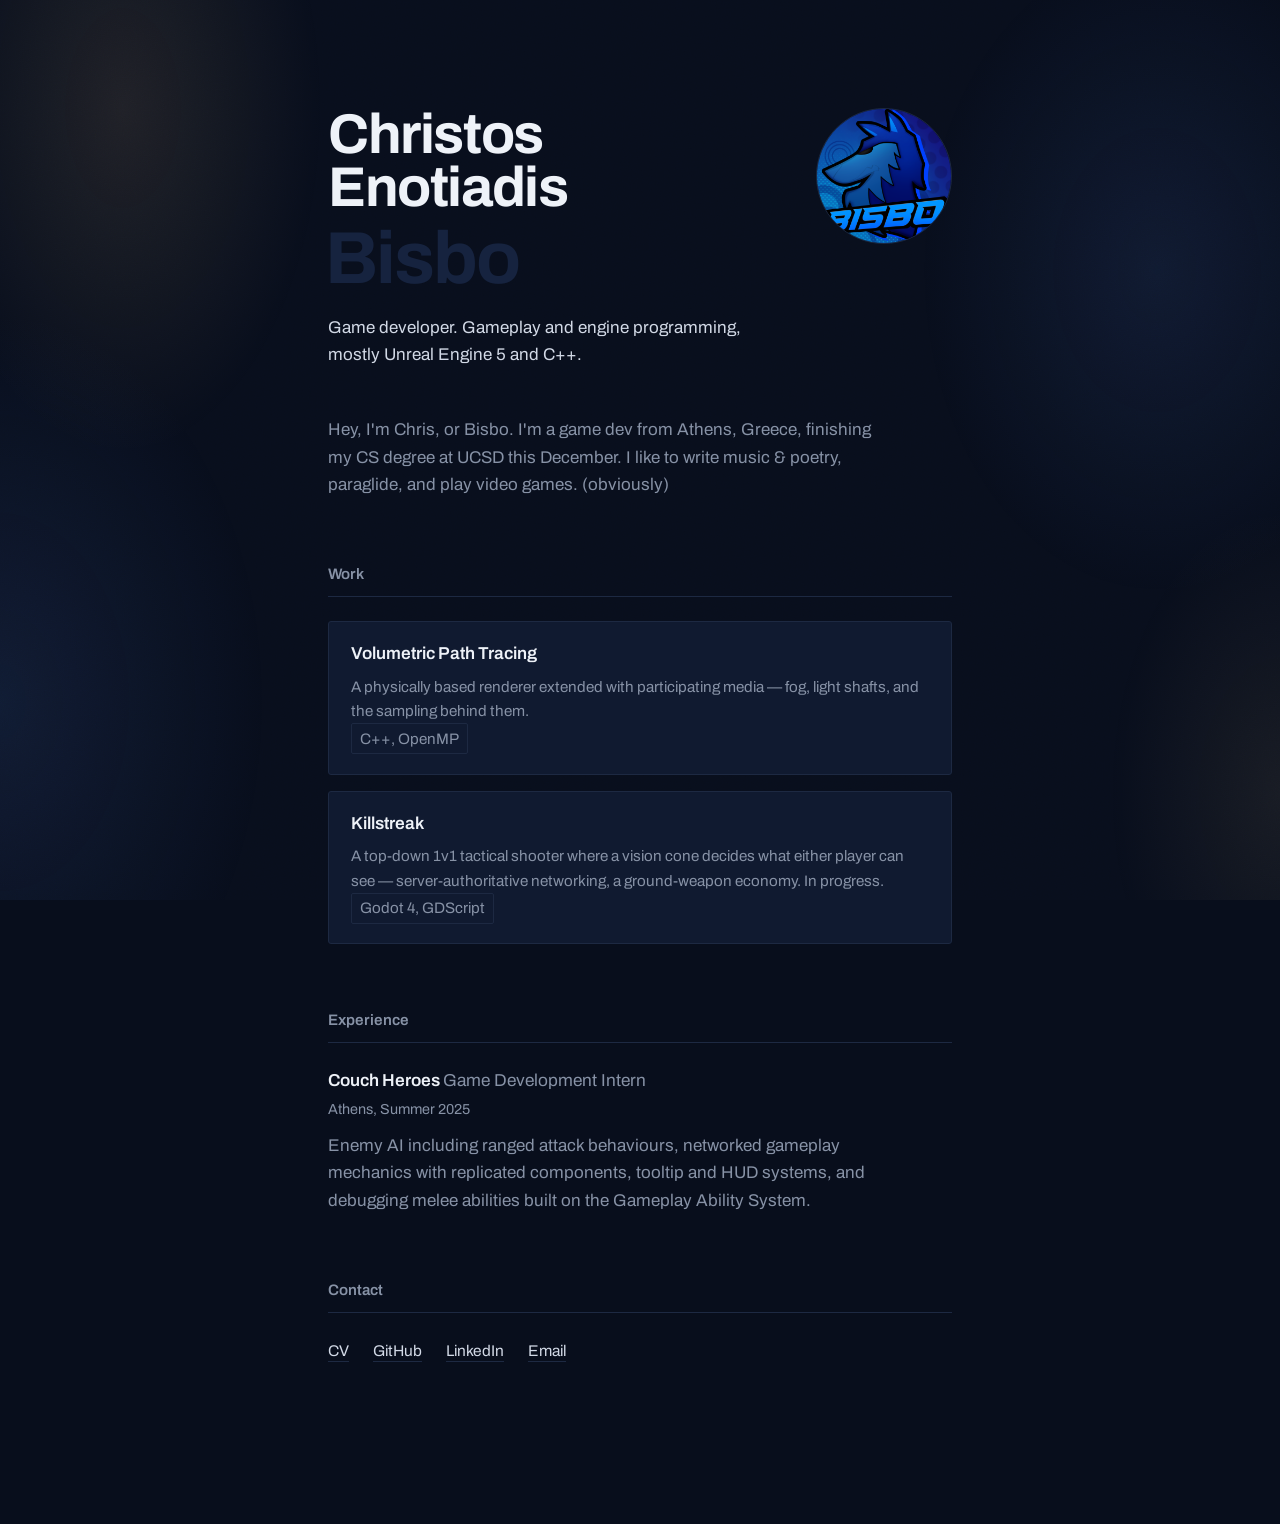
<file: index.html>
<!DOCTYPE html>
<html lang="en">
<head>
<meta charset="utf-8">
<meta name="viewport" content="width=device-width, initial-scale=1">
<title>Christos Enotiadis</title>
<meta name="description" content="Game developer. Gameplay and engine programming in Unreal Engine 5 and C++.">
<link rel="preconnect" href="https://fonts.googleapis.com">
<link rel="preconnect" href="https://fonts.gstatic.com" crossorigin>
<link href="https://fonts.googleapis.com/css2?family=Archivo:wght@400;500;600&family=Archivo+Expanded:wght@600;700&display=swap" rel="stylesheet">
<link rel="stylesheet" href="styles.css">
</head>
<body>

<div class="gutter gutter-left" aria-hidden="true"></div>
<div class="gutter gutter-right" aria-hidden="true"></div>
<div class="grain" aria-hidden="true"></div>

<main>

  <header class="intro">
    <div class="nameplate">
      <h1><span>Christos</span><span>Enotiadis</span></h1>
      <p class="handle" aria-hidden="true">Bisbo</p>
      <p class="catchline">Game developer. Gameplay and engine programming, mostly Unreal Engine 5 and C++.</p>
    </div>

    <figure class="portrait">
      <img src="me.png" alt="Christos Enotiadis">
    </figure>
  </header>

  <p class="bio">
    Hey, I'm Chris, or Bisbo. I'm a game dev from Athens, Greece, finishing my CS degree at UCSD this December. I like to write music & poetry, paraglide, and play video games. (obviously)
  </p>

  <section class="section">
    <h2>Work</h2>
    <div class="cards">

      <a class="card" href="/VPT/vpt.html">
        <h3>Volumetric Path Tracing</h3>
        <p>A physically based renderer extended with participating media — fog, light shafts, and the sampling behind them.</p>
        <p class="card-meta">C++, OpenMP</p>
      </a>

      <a class="card" href="/killstreak/killstreak.html">
        <h3>Killstreak</h3>
        <p>A top-down 1v1 tactical shooter where a vision cone decides what either player can see — server-authoritative networking, a ground-weapon economy. In progress.</p>
        <p class="card-meta">Godot 4, GDScript</p>
      </a>

      <!--
      Each new project drops in here as a copy of the block above:

      <a class="card" href="/slug/">
        <h3>Project name</h3>
        <p>One line on what it is.</p>
        <p class="card-meta">Tools</p>
      </a>

      Kept commented so the grid only ever shows things a visitor can click.
      -->

    </div>
  </section>

  <section class="section">
    <h2>Experience</h2>
    <div class="entry">
      <h3>Couch Heroes <span class="entry-role">Game Development Intern</span></h3>
      <p class="entry-meta">Athens, Summer 2025</p>
      <p>Enemy AI including ranged attack behaviours, networked gameplay mechanics with replicated components, tooltip and HUD systems, and debugging melee abilities built on the Gameplay Ability System.</p>
    </div>
  </section>

  <section class="section">
    <h2>Contact</h2>
    <ul class="contact">
      <li><a href="/cv.pdf">CV</a></li>
      <li><a href="https://github.com/Bisbouras">GitHub</a></li>
      <li><a href="https://linkedin.com/in/christos-enotiadis">LinkedIn</a></li>
      <li><a href="mailto:cenotiadis@ucsd.edu">Email</a></li>
    </ul>
  </section>

</main>

</body>
</html>
</file>
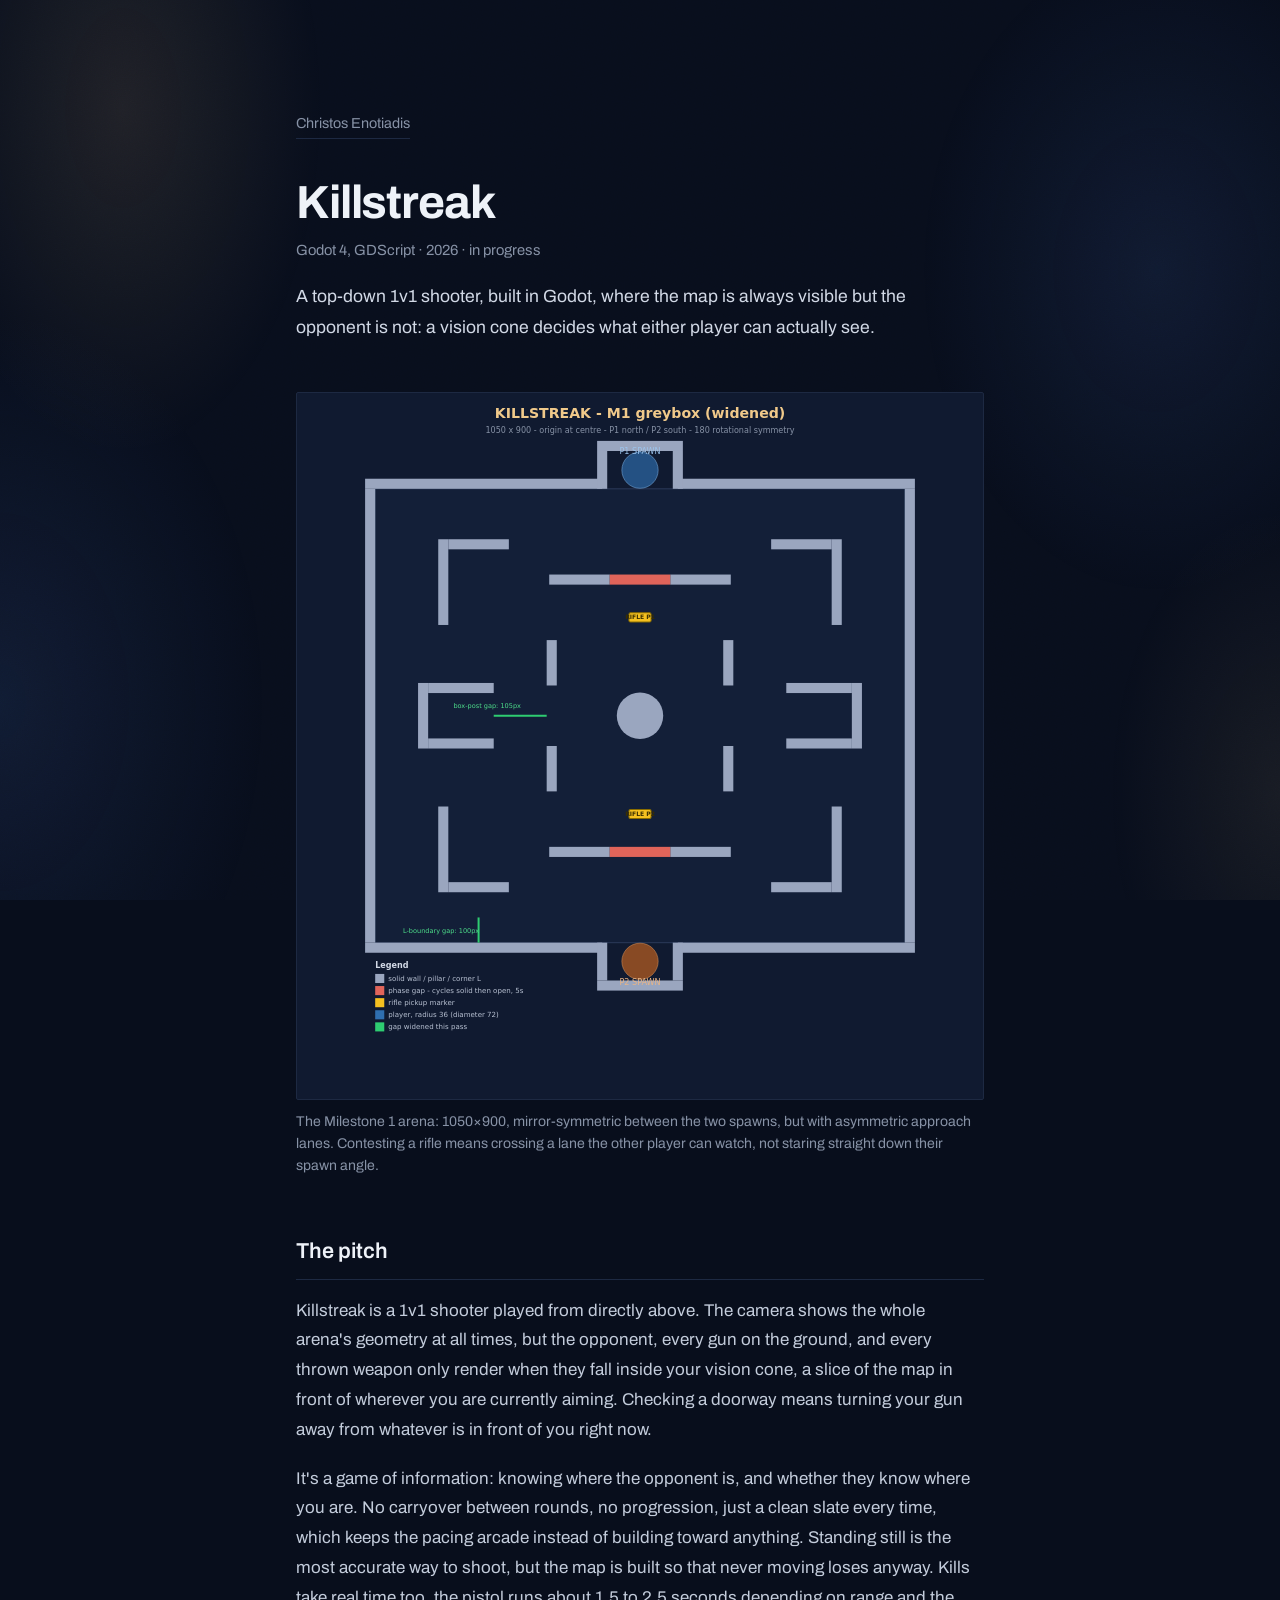
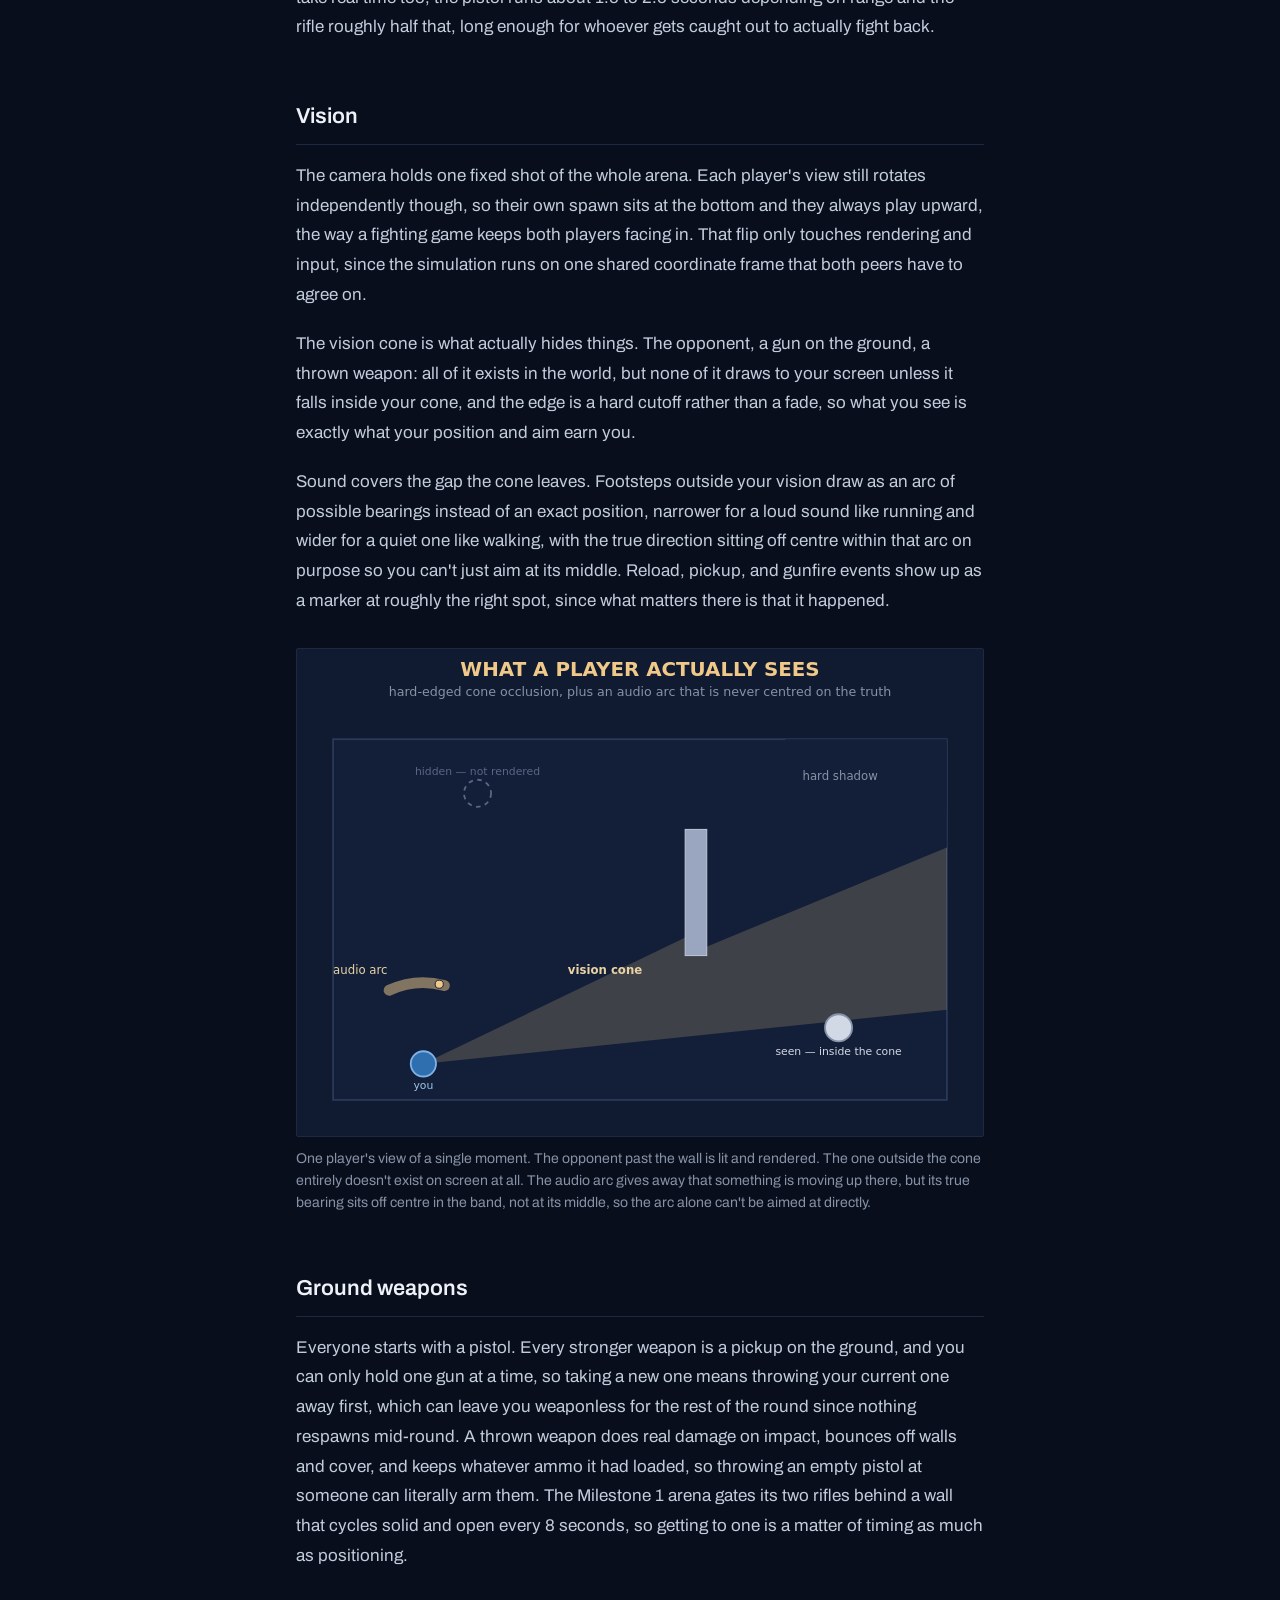
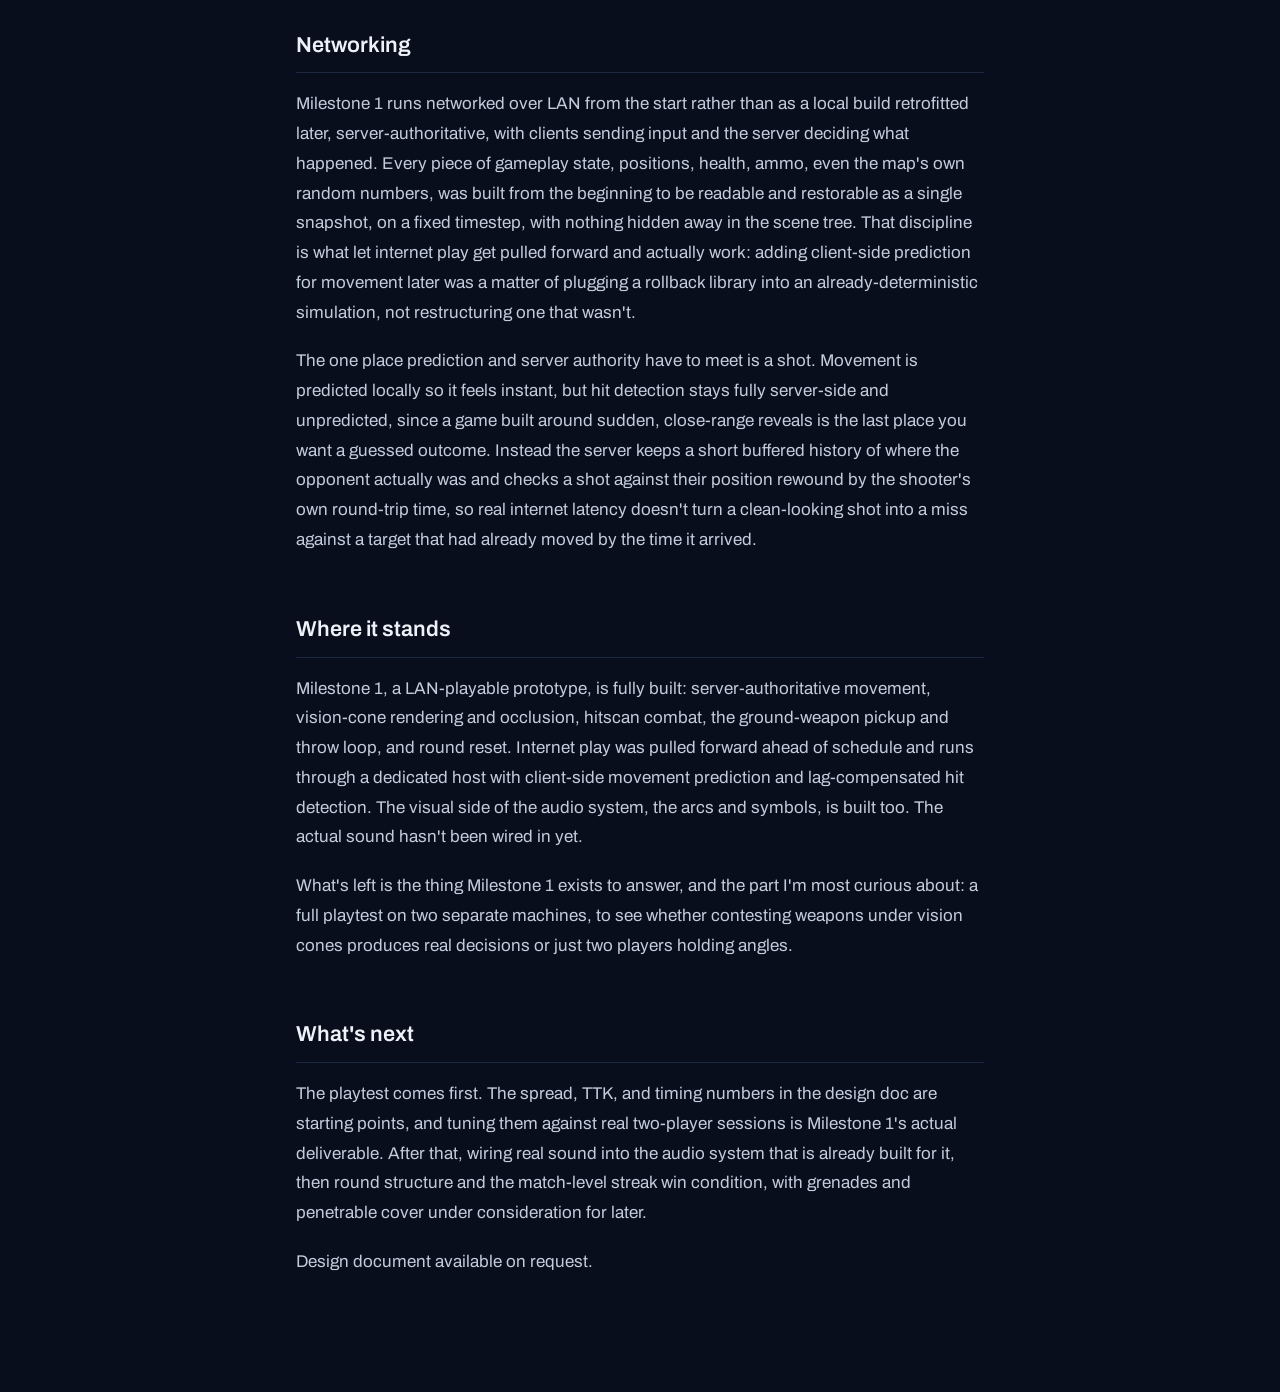
<file: killstreak/killstreak.html>
<!DOCTYPE html>
<html lang="en">
<head>
<meta charset="utf-8">
<meta name="viewport" content="width=device-width, initial-scale=1">
<title>Killstreak — Christos Enotiadis</title>
<meta name="description" content="A top-down 1v1 tactical shooter where a vision cone decides what either player can see. Server-authoritative networking, a ground-weapon economy, and sound standing in for sight.">
<link rel="preconnect" href="https://fonts.googleapis.com">
<link rel="preconnect" href="https://fonts.gstatic.com" crossorigin>
<link href="https://fonts.googleapis.com/css2?family=Archivo:wght@400;500;600&family=Archivo+Expanded:wght@600;700&display=swap" rel="stylesheet">
<link rel="stylesheet" href="/styles.css">
</head>
<body>

<div class="gutter gutter-left" aria-hidden="true"></div>
<div class="gutter gutter-right" aria-hidden="true"></div>
<div class="grain" aria-hidden="true"></div>

<main class="article">

  <a class="backlink" href="/">Christos Enotiadis</a>

  <header class="article-header">
    <h1>Killstreak</h1>
    <p class="article-meta">Godot 4, GDScript · 2026 · in progress</p>
    <p class="standfirst">A top-down 1v1 shooter, built in Godot, where the map is always visible but the opponent is not: a vision cone decides what either player can actually see.</p>
  </header>

  <figure>
    <img src="greybox.svg" alt="Top-down diagram of the Milestone 1 arena, showing mirrored spawns, a rifle pickup behind a phase wall on each side, corner cover, and a centre pillar">
    <figcaption>The Milestone 1 arena: 1050×900, mirror-symmetric between the two spawns, but with asymmetric approach lanes. Contesting a rifle means crossing a lane the other player can watch, not staring straight down their spawn angle.</figcaption>
  </figure>

  <h2>The pitch</h2>

  <p>Killstreak is a 1v1 shooter played from directly above. The camera shows the whole arena's geometry at all times, but the opponent, every gun on the ground, and every thrown weapon only render when they fall inside your vision cone, a slice of the map in front of wherever you are currently aiming. Checking a doorway means turning your gun away from whatever is in front of you right now.</p>

  <p>It's a game of information: knowing where the opponent is, and whether they know where you are. No carryover between rounds, no progression, just a clean slate every time, which keeps the pacing arcade instead of building toward anything. Standing still is the most accurate way to shoot, but the map is built so that never moving loses anyway. Kills take real time too, the pistol runs about 1.5 to 2.5 seconds depending on range and the rifle roughly half that, long enough for whoever gets caught out to actually fight back.</p>

  <h2>Vision</h2>

  <p>The camera holds one fixed shot of the whole arena. Each player's view still rotates independently though, so their own spawn sits at the bottom and they always play upward, the way a fighting game keeps both players facing in. That flip only touches rendering and input, since the simulation runs on one shared coordinate frame that both peers have to agree on.</p>

  <p>The vision cone is what actually hides things. The opponent, a gun on the ground, a thrown weapon: all of it exists in the world, but none of it draws to your screen unless it falls inside your cone, and the edge is a hard cutoff rather than a fade, so what you see is exactly what your position and aim earn you.</p>

  <p>Sound covers the gap the cone leaves. Footsteps outside your vision draw as an arc of possible bearings instead of an exact position, narrower for a loud sound like running and wider for a quiet one like walking, with the true direction sitting off centre within that arc on purpose so you can't just aim at its middle. Reload, pickup, and gunfire events show up as a marker at roughly the right spot, since what matters there is that it happened.</p>

  <figure>
    <img src="vision-cone.svg" alt="Diagram of a player's vision cone hard-clipped by a wall's shadow, with a visible opponent inside the cone, a hidden opponent outside it, and an audio arc whose true bearing sits off-centre within the band">
    <figcaption>One player's view of a single moment. The opponent past the wall is lit and rendered. The one outside the cone entirely doesn't exist on screen at all. The audio arc gives away that something is moving up there, but its true bearing sits off centre in the band, not at its middle, so the arc alone can't be aimed at directly.</figcaption>
  </figure>

  <h2>Ground weapons</h2>

  <p>Everyone starts with a pistol. Every stronger weapon is a pickup on the ground, and you can only hold one gun at a time, so taking a new one means throwing your current one away first, which can leave you weaponless for the rest of the round since nothing respawns mid-round. A thrown weapon does real damage on impact, bounces off walls and cover, and keeps whatever ammo it had loaded, so throwing an empty pistol at someone can literally arm them. The Milestone 1 arena gates its two rifles behind a wall that cycles solid and open every 8 seconds, so getting to one is a matter of timing as much as positioning.</p>

  <h2>Networking</h2>

  <p>Milestone 1 runs networked over LAN from the start rather than as a local build retrofitted later, server-authoritative, with clients sending input and the server deciding what happened. Every piece of gameplay state, positions, health, ammo, even the map's own random numbers, was built from the beginning to be readable and restorable as a single snapshot, on a fixed timestep, with nothing hidden away in the scene tree. That discipline is what let internet play get pulled forward and actually work: adding client-side prediction for movement later was a matter of plugging a rollback library into an already-deterministic simulation, not restructuring one that wasn't.</p>

  <p>The one place prediction and server authority have to meet is a shot. Movement is predicted locally so it feels instant, but hit detection stays fully server-side and unpredicted, since a game built around sudden, close-range reveals is the last place you want a guessed outcome. Instead the server keeps a short buffered history of where the opponent actually was and checks a shot against their position rewound by the shooter's own round-trip time, so real internet latency doesn't turn a clean-looking shot into a miss against a target that had already moved by the time it arrived.</p>

  <h2>Where it stands</h2>

  <p>Milestone 1, a LAN-playable prototype, is fully built: server-authoritative movement, vision-cone rendering and occlusion, hitscan combat, the ground-weapon pickup and throw loop, and round reset. Internet play was pulled forward ahead of schedule and runs through a dedicated host with client-side movement prediction and lag-compensated hit detection. The visual side of the audio system, the arcs and symbols, is built too. The actual sound hasn't been wired in yet.</p>

  <p>What's left is the thing Milestone 1 exists to answer, and the part I'm most curious about: a full playtest on two separate machines, to see whether contesting weapons under vision cones produces real decisions or just two players holding angles.</p>

  <h2>What's next</h2>

  <p>The playtest comes first. The spread, TTK, and timing numbers in the design doc are starting points, and tuning them against real two-player sessions is Milestone 1's actual deliverable. After that, wiring real sound into the audio system that is already built for it, then round structure and the match-level streak win condition, with grenades and penetrable cover under consideration for later.</p>

  <p>Design document available on request.</p>

</main>

</body>
</html>
</file>
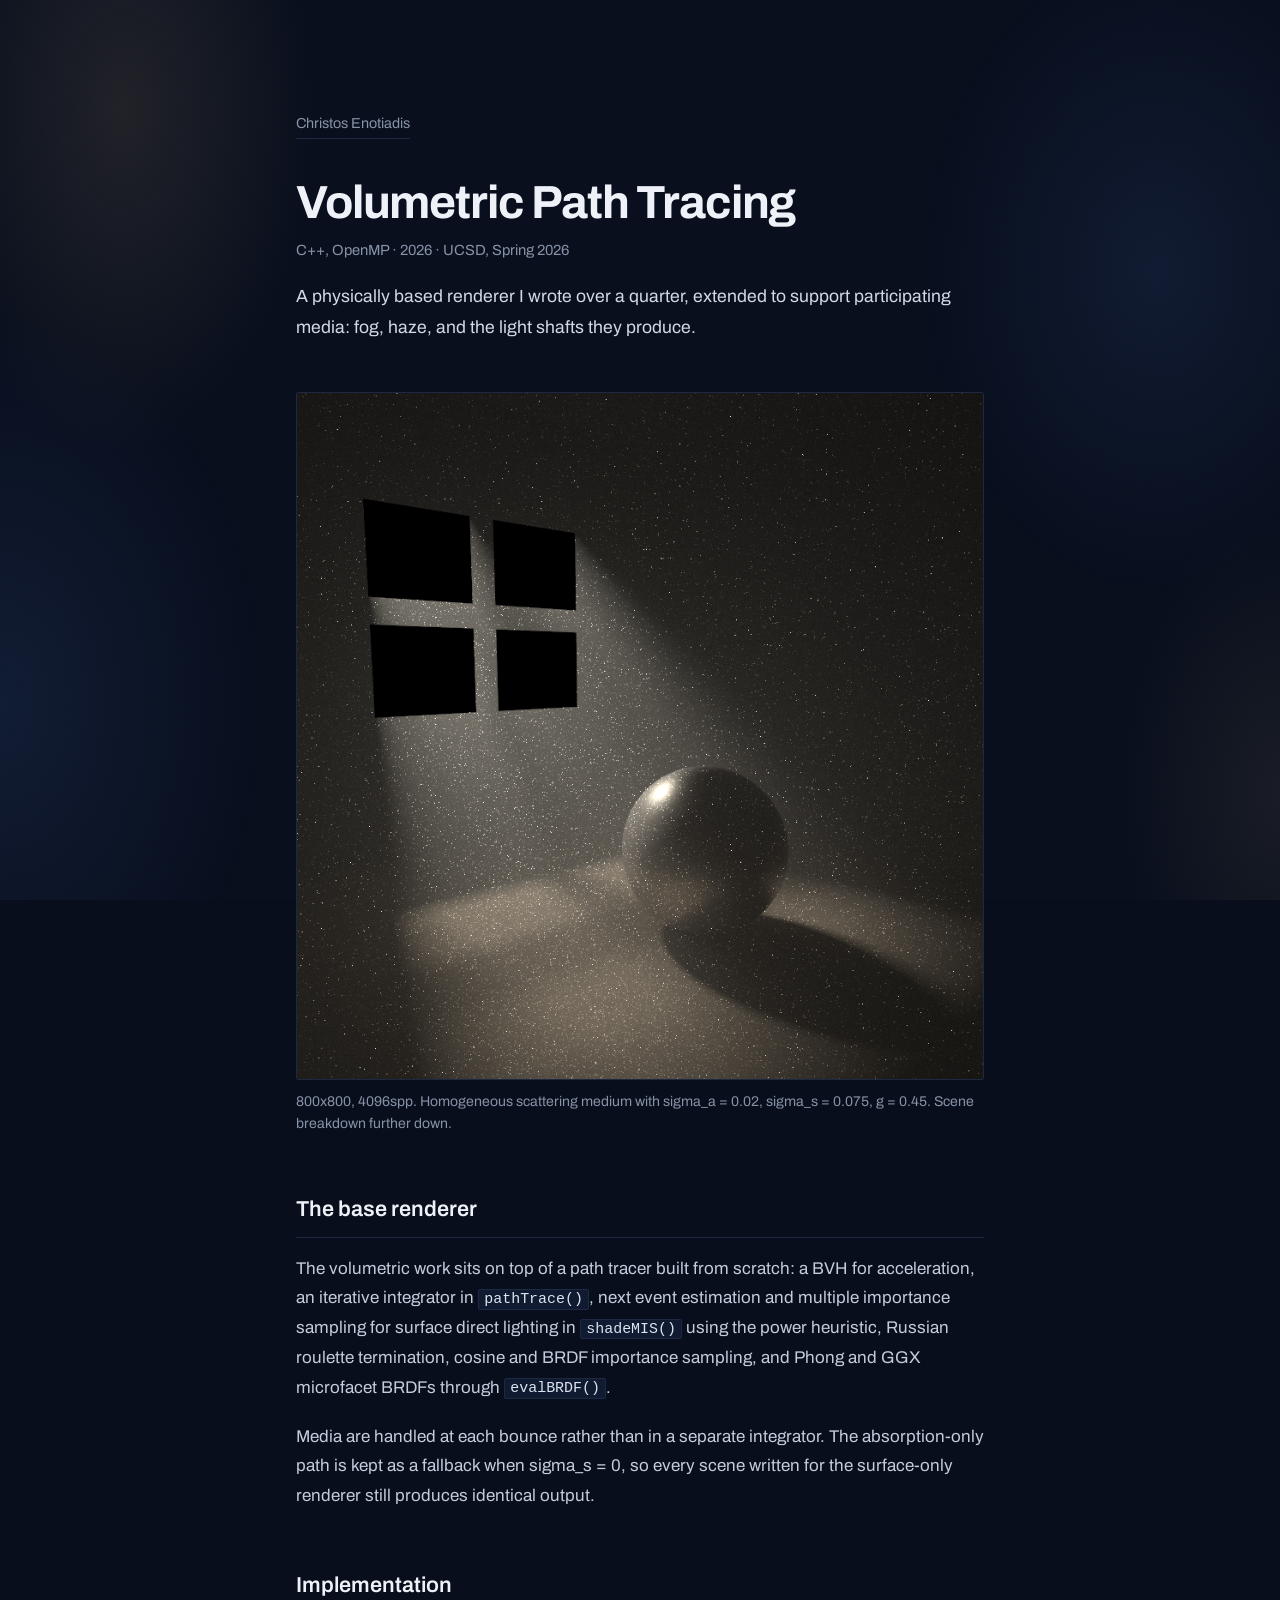
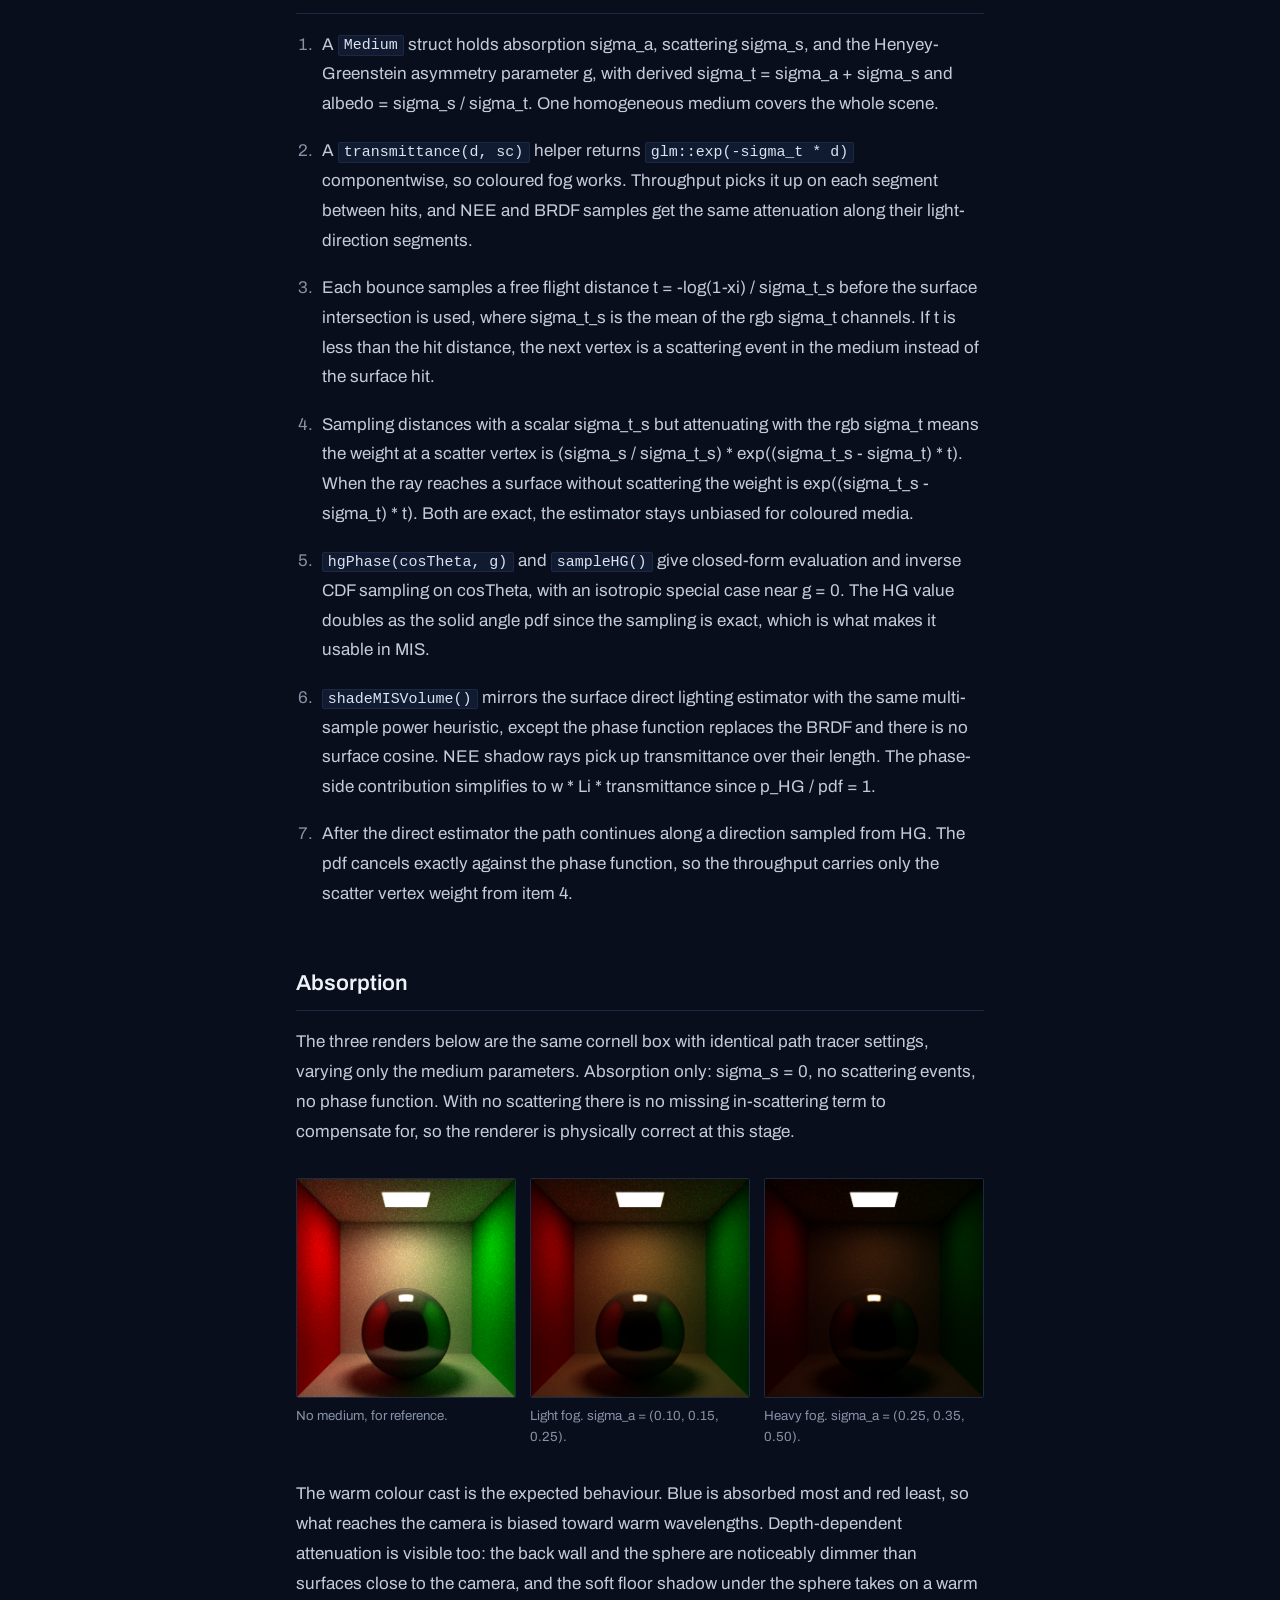
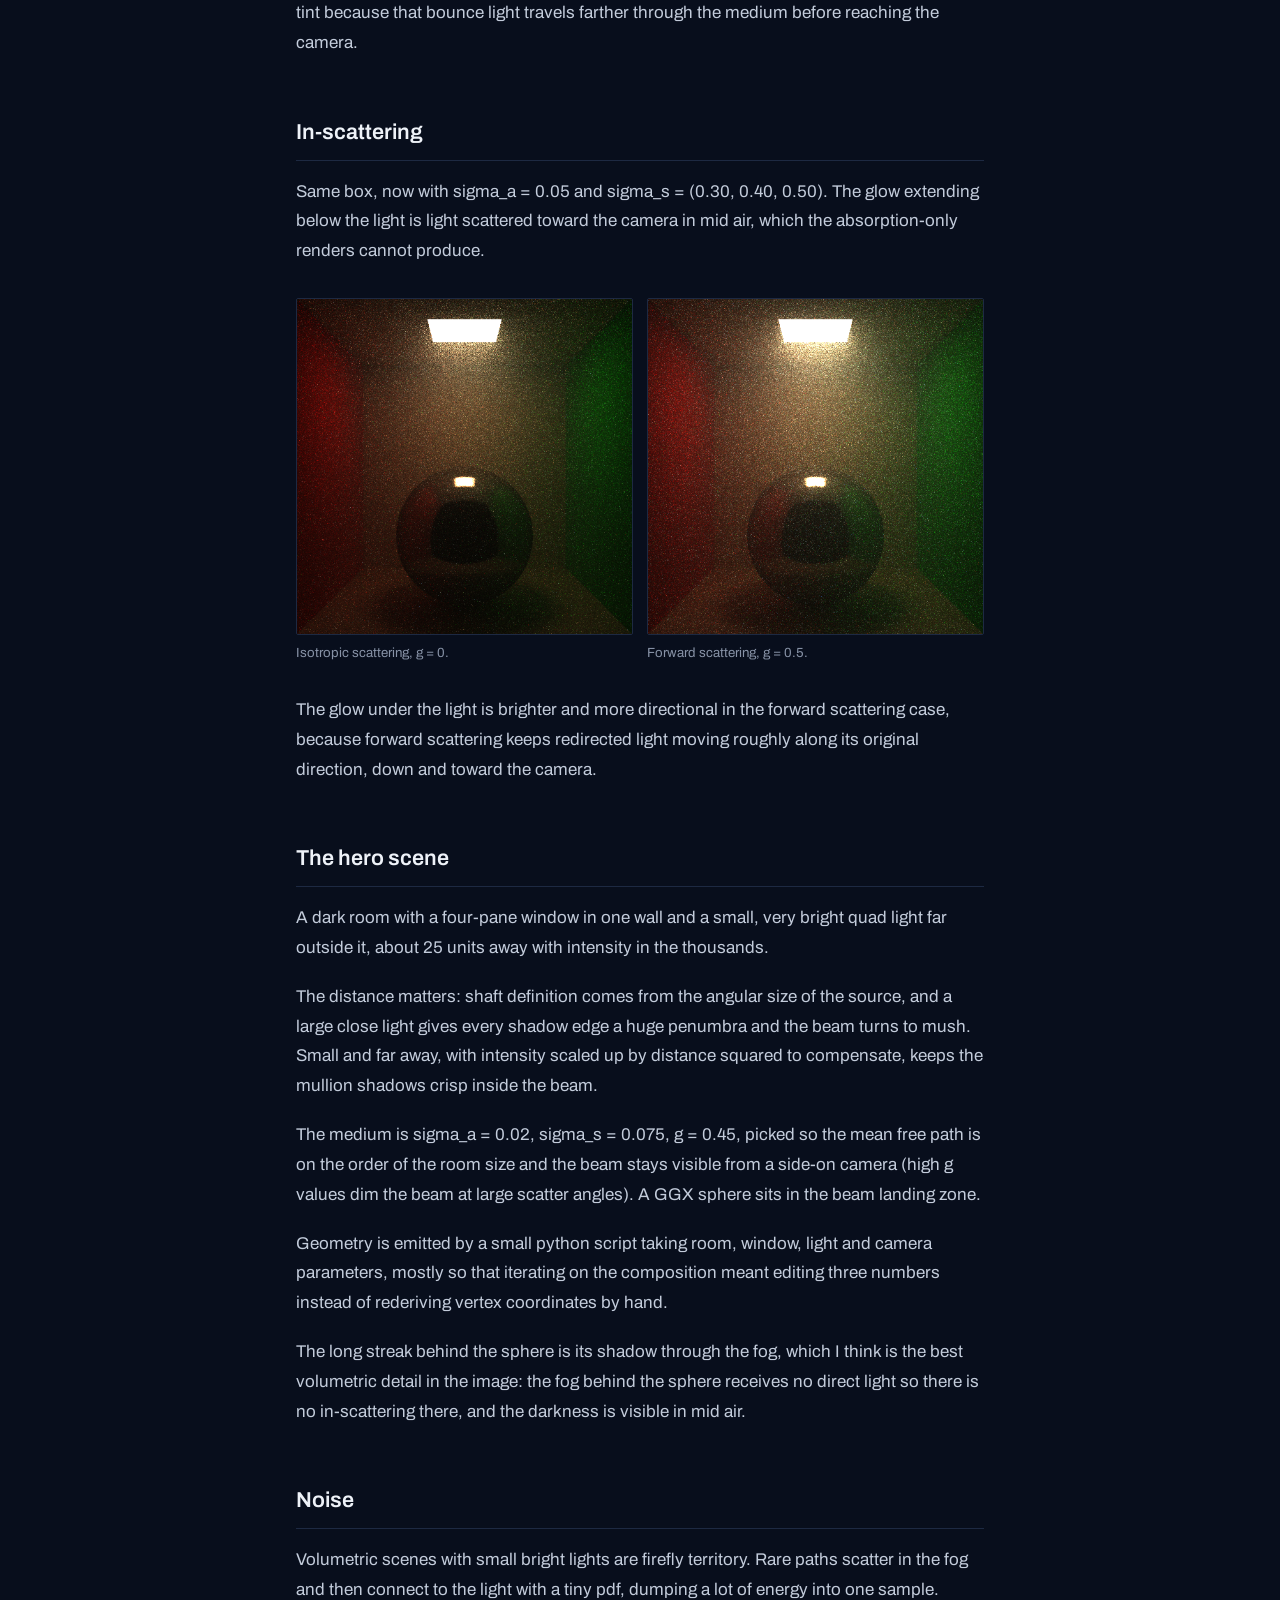
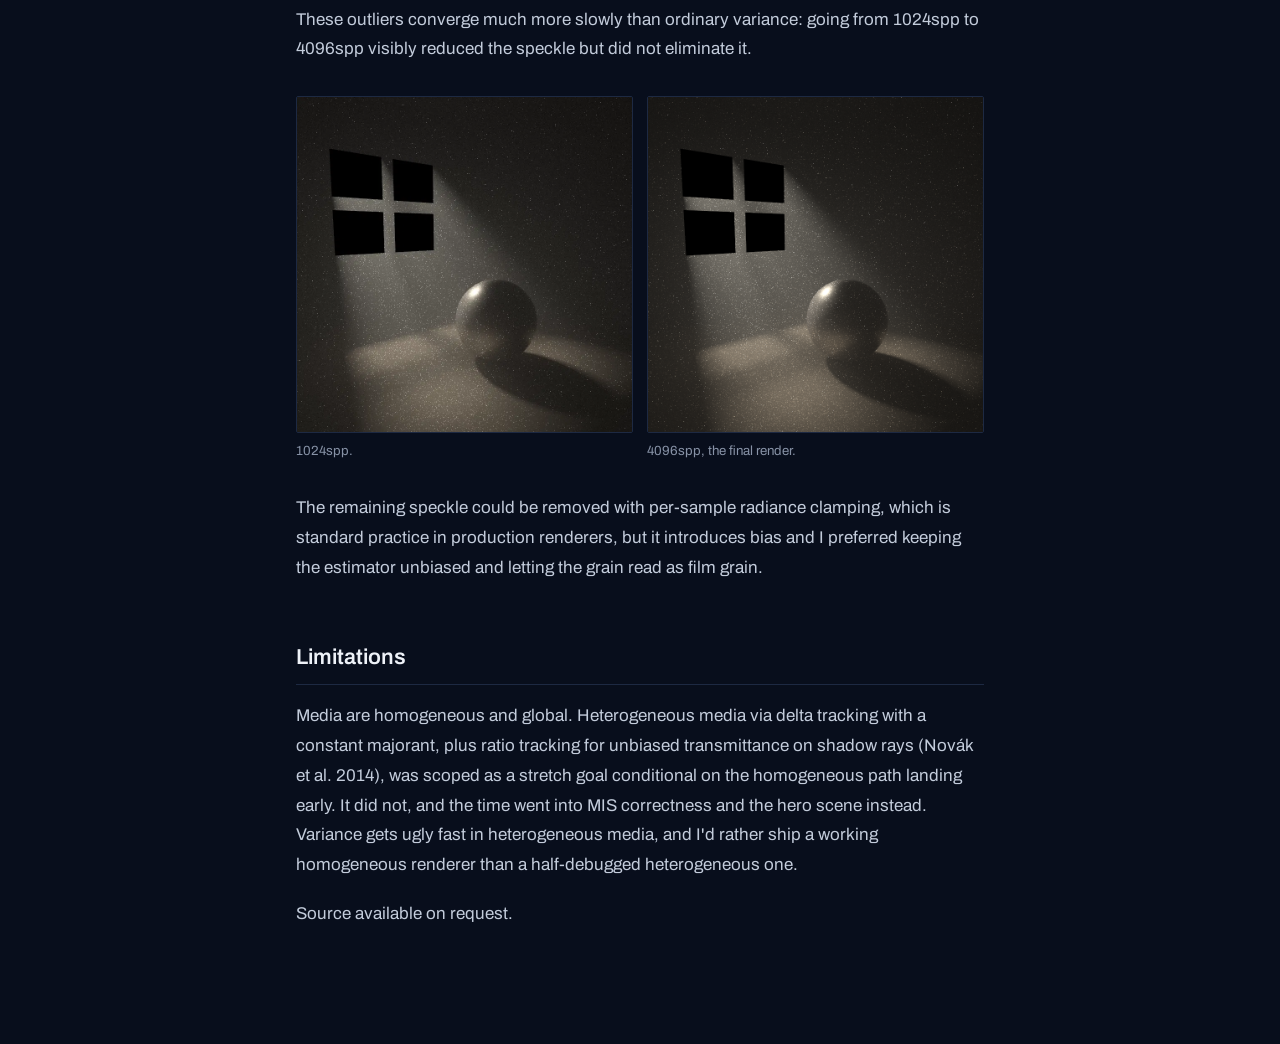
<file: VPT/vpt.html>
<!DOCTYPE html>
<html lang="en">
<head>
<meta charset="utf-8">
<meta name="viewport" content="width=device-width, initial-scale=1">
<title>Volumetric Path Tracing — Christos Enotiadis</title>
<meta name="description" content="A physically based renderer extended with participating media: free flight sampling, the Henyey-Greenstein phase function, and MIS at scattering vertices.">
<link rel="preconnect" href="https://fonts.googleapis.com">
<link rel="preconnect" href="https://fonts.gstatic.com" crossorigin>
<link href="https://fonts.googleapis.com/css2?family=Archivo:wght@400;500;600&family=Archivo+Expanded:wght@600;700&display=swap" rel="stylesheet">
<link rel="stylesheet" href="/styles.css">
</head>
<body>

<div class="gutter gutter-left" aria-hidden="true"></div>
<div class="gutter gutter-right" aria-hidden="true"></div>
<div class="grain" aria-hidden="true"></div>

<main class="article">

  <a class="backlink" href="/">Christos Enotiadis</a>

  <header class="article-header">
    <h1>Volumetric Path Tracing</h1>
    <p class="article-meta">C++, OpenMP · 2026 · UCSD, Spring 2026</p>
    <p class="standfirst">A physically based renderer I wrote over a quarter, extended to support participating media: fog, haze, and the light shafts they produce.</p>
  </header>

  <figure>
    <img src="hero_4096.png" alt="Light shafts through a window into a foggy room">
    <figcaption>800x800, 4096spp. Homogeneous scattering medium with sigma_a = 0.02, sigma_s = 0.075, g = 0.45. Scene breakdown further down.</figcaption>
  </figure>

  <h2>The base renderer</h2>

  <p>The volumetric work sits on top of a path tracer built from scratch: a BVH for acceleration, an iterative integrator in <code>pathTrace()</code>, next event estimation and multiple importance sampling for surface direct lighting in <code>shadeMIS()</code> using the power heuristic, Russian roulette termination, cosine and BRDF importance sampling, and Phong and GGX microfacet BRDFs through <code>evalBRDF()</code>.</p>

  <p>Media are handled at each bounce rather than in a separate integrator. The absorption-only path is kept as a fallback when sigma_s = 0, so every scene written for the surface-only renderer still produces identical output.</p>

  <h2>Implementation</h2>

  <ol>
    <li>A <code>Medium</code> struct holds absorption sigma_a, scattering sigma_s, and the Henyey-Greenstein asymmetry parameter g, with derived sigma_t = sigma_a + sigma_s and albedo = sigma_s / sigma_t. One homogeneous medium covers the whole scene.</li>

    <li>A <code>transmittance(d, sc)</code> helper returns <code>glm::exp(-sigma_t * d)</code> componentwise, so coloured fog works. Throughput picks it up on each segment between hits, and NEE and BRDF samples get the same attenuation along their light-direction segments.</li>

    <li>Each bounce samples a free flight distance t = -log(1-xi) / sigma_t_s before the surface intersection is used, where sigma_t_s is the mean of the rgb sigma_t channels. If t is less than the hit distance, the next vertex is a scattering event in the medium instead of the surface hit.</li>

    <li>Sampling distances with a scalar sigma_t_s but attenuating with the rgb sigma_t means the weight at a scatter vertex is (sigma_s / sigma_t_s) * exp((sigma_t_s - sigma_t) * t). When the ray reaches a surface without scattering the weight is exp((sigma_t_s - sigma_t) * t). Both are exact, the estimator stays unbiased for coloured media.</li>

    <li><code>hgPhase(cosTheta, g)</code> and <code>sampleHG()</code> give closed-form evaluation and inverse CDF sampling on cosTheta, with an isotropic special case near g = 0. The HG value doubles as the solid angle pdf since the sampling is exact, which is what makes it usable in MIS.</li>

    <li><code>shadeMISVolume()</code> mirrors the surface direct lighting estimator with the same multi-sample power heuristic, except the phase function replaces the BRDF and there is no surface cosine. NEE shadow rays pick up transmittance over their length. The phase-side contribution simplifies to w * Li * transmittance since p_HG / pdf = 1.</li>

    <li>After the direct estimator the path continues along a direction sampled from HG. The pdf cancels exactly against the phase function, so the throughput carries only the scatter vertex weight from item 4.</li>
  </ol>

  <h2>Absorption</h2>

  <p>The three renders below are the same cornell box with identical path tracer settings, varying only the medium parameters. Absorption only: sigma_s = 0, no scattering events, no phase function. With no scattering there is no missing in-scattering term to compensate for, so the renderer is physically correct at this stage.</p>

  <div class="compare compare-3">
    <figure>
      <img src="baseline.png" alt="Cornell box with no medium">
      <figcaption>No medium, for reference.</figcaption>
    </figure>
    <figure>
      <img src="fog_light.png" alt="Cornell box with light fog">
      <figcaption>Light fog. sigma_a = (0.10, 0.15, 0.25).</figcaption>
    </figure>
    <figure>
      <img src="fog_heavy.png" alt="Cornell box with heavy fog">
      <figcaption>Heavy fog. sigma_a = (0.25, 0.35, 0.50).</figcaption>
    </figure>
  </div>

  <p>The warm colour cast is the expected behaviour. Blue is absorbed most and red least, so what reaches the camera is biased toward warm wavelengths. Depth-dependent attenuation is visible too: the back wall and the sphere are noticeably dimmer than surfaces close to the camera, and the soft floor shadow under the sphere takes on a warm tint because that bounce light travels farther through the medium before reaching the camera.</p>

  <h2>In-scattering</h2>

  <p>Same box, now with sigma_a = 0.05 and sigma_s = (0.30, 0.40, 0.50). The glow extending below the light is light scattered toward the camera in mid air, which the absorption-only renders cannot produce.</p>

  <div class="compare compare-2">
    <figure>
      <img src="cornellScatterIso.png" alt="Cornell box with isotropic scattering">
      <figcaption>Isotropic scattering, g = 0.</figcaption>
    </figure>
    <figure>
      <img src="cornellScatter.png" alt="Cornell box with forward scattering">
      <figcaption>Forward scattering, g = 0.5.</figcaption>
    </figure>
  </div>

  <p>The glow under the light is brighter and more directional in the forward scattering case, because forward scattering keeps redirected light moving roughly along its original direction, down and toward the camera.</p>

  <h2>The hero scene</h2>

  <p>A dark room with a four-pane window in one wall and a small, very bright quad light far outside it, about 25 units away with intensity in the thousands.</p>

  <p>The distance matters: shaft definition comes from the angular size of the source, and a large close light gives every shadow edge a huge penumbra and the beam turns to mush. Small and far away, with intensity scaled up by distance squared to compensate, keeps the mullion shadows crisp inside the beam.</p>

  <p>The medium is sigma_a = 0.02, sigma_s = 0.075, g = 0.45, picked so the mean free path is on the order of the room size and the beam stays visible from a side-on camera (high g values dim the beam at large scatter angles). A GGX sphere sits in the beam landing zone.</p>

  <p>Geometry is emitted by a small python script taking room, window, light and camera parameters, mostly so that iterating on the composition meant editing three numbers instead of rederiving vertex coordinates by hand.</p>

  <p>The long streak behind the sphere is its shadow through the fog, which I think is the best volumetric detail in the image: the fog behind the sphere receives no direct light so there is no in-scattering there, and the darkness is visible in mid air.</p>

  <h2>Noise</h2>

  <p>Volumetric scenes with small bright lights are firefly territory. Rare paths scatter in the fog and then connect to the light with a tiny pdf, dumping a lot of energy into one sample. These outliers converge much more slowly than ordinary variance: going from 1024spp to 4096spp visibly reduced the speckle but did not eliminate it.</p>

  <div class="compare compare-2">
    <figure>
      <img src="hero_1024.png" alt="Hero scene at 1024 samples per pixel">
      <figcaption>1024spp.</figcaption>
    </figure>
    <figure>
      <img src="hero_4096.png" alt="Hero scene at 4096 samples per pixel">
      <figcaption>4096spp, the final render.</figcaption>
    </figure>
  </div>

  <p>The remaining speckle could be removed with per-sample radiance clamping, which is standard practice in production renderers, but it introduces bias and I preferred keeping the estimator unbiased and letting the grain read as film grain.</p>

  <h2>Limitations</h2>

  <p>Media are homogeneous and global. Heterogeneous media via delta tracking with a constant majorant, plus ratio tracking for unbiased transmittance on shadow rays (Novák et al. 2014), was scoped as a stretch goal conditional on the homogeneous path landing early. It did not, and the time went into MIS correctness and the hero scene instead. Variance gets ugly fast in heterogeneous media, and I'd rather ship a working homogeneous renderer than a half-debugged heterogeneous one.</p>

  <p>Source available on request.</p>

</main>

</body>
</html>
</file>
<file: styles.css>
/* ---------------------------------------------------------------
   Christos Enotiadis — bisbouras.github.io
   --------------------------------------------------------------- */

:root {
  --night:      #080e1c;  /* page background */
  --night-lift: #101a30;  /* raised surfaces, card fills */
  --ghost:      #16233f;  /* the Bisbo wordmark — just above the background */
  --beam:       #f0c98a;  /* warm light, used sparingly */
  --dust:       #d2d9e6;  /* body text */
  --dust-dim:   #8792a6;  /* secondary text */
  --edge:       #1d2942;  /* hairlines and card borders */
}

* { box-sizing: border-box; }

html {
  -webkit-text-size-adjust: 100%;
  scroll-behavior: smooth;
}

body {
  margin: 0;
  min-height: 100vh;
  background: var(--night);
  color: var(--dust);
  font-family: "Archivo", system-ui, sans-serif;
  font-size: 17px;
  line-height: 1.6;
  overflow-x: hidden;
}

/* ---------------------------------------------------------------
   Gutters — fixed light layers the content scrolls over
   --------------------------------------------------------------- */

.gutter {
  position: fixed;
  top: 0;
  bottom: 0;
  width: 32vw;
  pointer-events: none;
  z-index: 0;
}

.gutter-left {
  left: 0;
  background:
    radial-gradient(70% 55% at 30% 12%, rgba(240, 201, 138, 0.10), transparent 70%),
    radial-gradient(90% 60% at 0% 78%, rgba(70, 110, 190, 0.14), transparent 72%);
}

.gutter-right {
  right: 0;
  background:
    radial-gradient(80% 50% at 70% 30%, rgba(70, 110, 190, 0.13), transparent 72%),
    radial-gradient(60% 45% at 100% 88%, rgba(240, 201, 138, 0.07), transparent 70%);
}

@media (max-width: 900px) {
  .gutter { display: none; }
}

/* Fine grain over everything, per the renderer's unclamped estimator */
.grain {
  position: fixed;
  inset: 0;
  z-index: 1;
  pointer-events: none;
  opacity: 0.28;
  mix-blend-mode: overlay;
  background-image: url("data:image/svg+xml,%3Csvg xmlns='http://www.w3.org/2000/svg' width='160' height='160'%3E%3Cfilter id='n'%3E%3CfeTurbulence type='fractalNoise' baseFrequency='0.85' numOctaves='3'/%3E%3C/filter%3E%3Crect width='160' height='160' filter='url(%23n)' opacity='0.5'/%3E%3C/svg%3E");
}

/* ---------------------------------------------------------------
   Shell
   --------------------------------------------------------------- */

main {
  position: relative;
  z-index: 2;
  max-width: 42rem;
  margin: 0 auto;
  padding: clamp(3.5rem, 12vh, 7rem) 1.5rem 6rem;
}

/* ---------------------------------------------------------------
   Intro
   --------------------------------------------------------------- */

.intro {
  display: flex;
  align-items: flex-start;
  justify-content: space-between;
  gap: 2rem;
  margin-bottom: 3rem;
}

.nameplate { min-width: 0; }

h1 {
  font-family: "Archivo Expanded", "Archivo", system-ui, sans-serif;
  font-weight: 700;
  font-size: clamp(2.1rem, 7vw, 3.5rem);
  line-height: 0.95;
  letter-spacing: -0.025em;
  margin: 0;
  color: #eef2f8;
}

h1 span { display: block; }

.handle {
  font-family: "Archivo Expanded", "Archivo", system-ui, sans-serif;
  font-weight: 700;
  font-size: clamp(2.6rem, 9vw, 4.6rem);
  line-height: 0.9;
  letter-spacing: -0.03em;
  color: var(--ghost);
  margin: 0.15em 0 0 -0.035em;
  user-select: none;
}

.catchline {
  color: var(--dust);
  margin: 1.4rem 0 0;
  max-width: 30rem;
}

.portrait {
  flex: 0 0 auto;
  margin: 0;
  width: clamp(6rem, 16vw, 8.5rem);
}

.portrait img {
  display: block;
  width: 100%;
  aspect-ratio: 1 / 1;
  object-fit: cover;
  border-radius: 50%;
  background: var(--night-lift);
  border: 1px solid var(--edge);
}

@media (max-width: 560px) {
  .intro { flex-direction: column-reverse; align-items: flex-start; gap: 1.5rem; }
}

/* ---------------------------------------------------------------
   Bio
   --------------------------------------------------------------- */

.bio {
  color: var(--dust-dim);
  max-width: 34rem;
  margin: 0 0 4rem;
}

/* ---------------------------------------------------------------
   Sections
   --------------------------------------------------------------- */

.section { margin-bottom: 4rem; }

.section h2 {
  font-size: 0.95rem;
  font-weight: 600;
  color: var(--dust-dim);
  margin: 0 0 1.5rem;
  padding-bottom: 0.6rem;
  border-bottom: 1px solid var(--edge);
}

/* Work cards */

.cards {
  display: grid;
  grid-template-columns: 1fr;
  gap: 1rem;
}

.card {
  display: block;
  padding: 1.35rem 1.4rem 1.2rem;
  background: var(--night-lift);
  border: 1px solid var(--edge);
  border-radius: 3px;
  text-decoration: none;
  color: inherit;
}

.card:hover { border-color: rgba(240, 201, 138, 0.5); }

.card h3 {
  font-family: "Archivo Expanded", "Archivo", system-ui, sans-serif;
  font-weight: 600;
  font-size: 1.08rem;
  line-height: 1.25;
  margin: 0 0 0.6rem;
  color: #eef2f8;
}

.card p {
  margin: 0;
  font-size: 0.95rem;
  color: var(--dust-dim);
}

.card-meta {
  display: inline-block;
  color: var(--dust-dim) !important;
  border: 1px solid var(--edge);
  border-radius: 2px;
  padding: 0.15rem 0.5rem;
  opacity: 1;
}

/* Experience entries */

.entry h3 {
  font-family: "Archivo Expanded", "Archivo", system-ui, sans-serif;
  font-weight: 600;
  font-size: 1.08rem;
  margin: 0;
  color: #eef2f8;
}

.entry-role {
  font-family: "Archivo", system-ui, sans-serif;
  font-weight: 400;
  color: var(--dust-dim);
}

.entry-meta {
  margin: 0.2rem 0 0.7rem;
  font-size: 0.9rem;
  color: var(--dust-dim);
}

.entry p:last-child {
  margin: 0;
  color: var(--dust-dim);
  max-width: 34rem;
}

/* Contact */

.contact {
  display: flex;
  flex-wrap: wrap;
  gap: 1.5rem;
  margin: 0;
  padding: 0;
  list-style: none;
}

.contact a {
  color: var(--dust);
  text-decoration: none;
  border-bottom: 1px solid var(--edge);
  padding-bottom: 2px;
  font-size: 0.97rem;
}

.contact a:hover { border-bottom-color: var(--beam); }

/* ---------------------------------------------------------------
   Accessibility
   --------------------------------------------------------------- */

a:focus-visible {
  outline: 2px solid var(--beam);
  outline-offset: 3px;
  border-radius: 1px;
}

@media (prefers-reduced-motion: reduce) {
  html { scroll-behavior: auto; }
}

/* ---------------------------------------------------------------
   Long-form writeups
   --------------------------------------------------------------- */

.article {
  max-width: 46rem;
  line-height: 1.75;
  color: #c3ccdb;
}

.backlink {
  display: inline-block;
  margin-bottom: 2.5rem;
  font-size: 0.9rem;
  color: var(--dust-dim);
  text-decoration: none;
  border-bottom: 1px solid var(--edge);
  padding-bottom: 2px;
}

.backlink:hover { border-bottom-color: var(--beam); }

.article-header { margin-bottom: 3rem; }

.article-header h1 {
  font-size: clamp(1.9rem, 5.5vw, 2.9rem);
  line-height: 1.05;
  margin: 0 0 0.6rem;
}

.article-meta {
  margin: 0;
  font-size: 0.92rem;
  color: var(--dust-dim);
}

.standfirst {
  font-size: 1.1rem;
  color: var(--dust);
  margin: 1.6rem 0 0;
}

.article h2 {
  font-family: "Archivo Expanded", "Archivo", system-ui, sans-serif;
  font-weight: 600;
  font-size: 1.35rem;
  color: #eef2f8;
  margin: 3.5rem 0 1rem;
  padding-bottom: 0.5rem;
  border-bottom: 1px solid var(--edge);
}

.article p { margin: 0 0 1.2rem; }

.article ol {
  margin: 0 0 1.5rem;
  padding-left: 1.3rem;
}

.article ol li {
  margin-bottom: 1.1rem;
  padding-left: 0.3rem;
}

.article ol li::marker { color: var(--dust-dim); }

.article strong { color: #eef2f8; font-weight: 600; }

.article code {
  font-family: ui-monospace, "SFMono-Regular", Menlo, Consolas, monospace;
  font-size: 0.88em;
  background: var(--night-lift);
  border: 1px solid var(--edge);
  border-radius: 2px;
  padding: 0.08em 0.35em;
  color: #dbe3f0;
}

/* Figures */

.article figure {
  margin: 2rem 0;
}

.article figure img {
  display: block;
  width: 100%;
  height: auto;
  border: 1px solid var(--edge);
  border-radius: 2px;
  background: var(--night-lift);
}

.article figcaption {
  margin-top: 0.7rem;
  font-size: 0.88rem;
  line-height: 1.55;
  color: var(--dust-dim);
}

/* Side-by-side comparison rows */

.compare {
  display: grid;
  gap: 0.9rem;
  margin: 2rem 0;
}

.compare-2 { grid-template-columns: repeat(2, 1fr); }
.compare-3 { grid-template-columns: repeat(3, 1fr); }

.compare figure { margin: 0; }

.compare figcaption { margin-top: 0.5rem; font-size: 0.83rem; }

@media (max-width: 640px) {
  .compare-2,
  .compare-3 { grid-template-columns: 1fr; }
}
</file>
